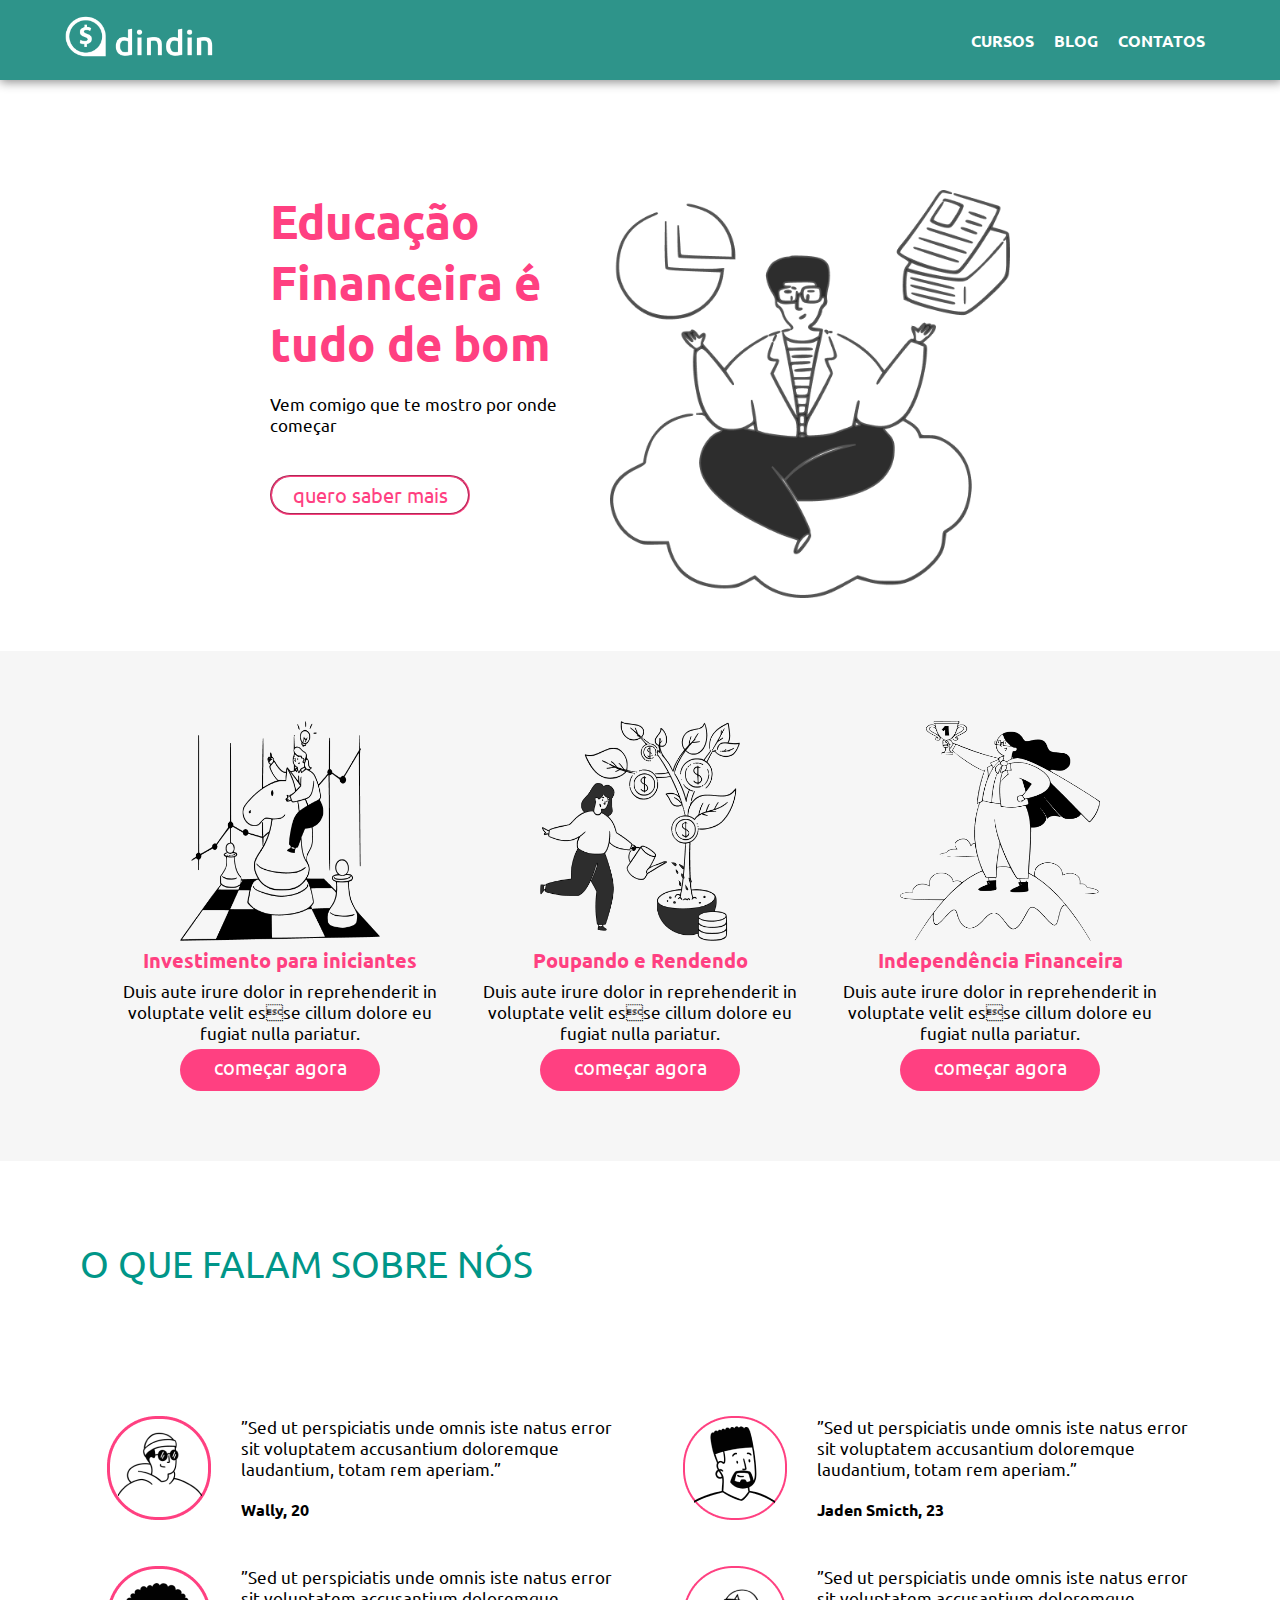
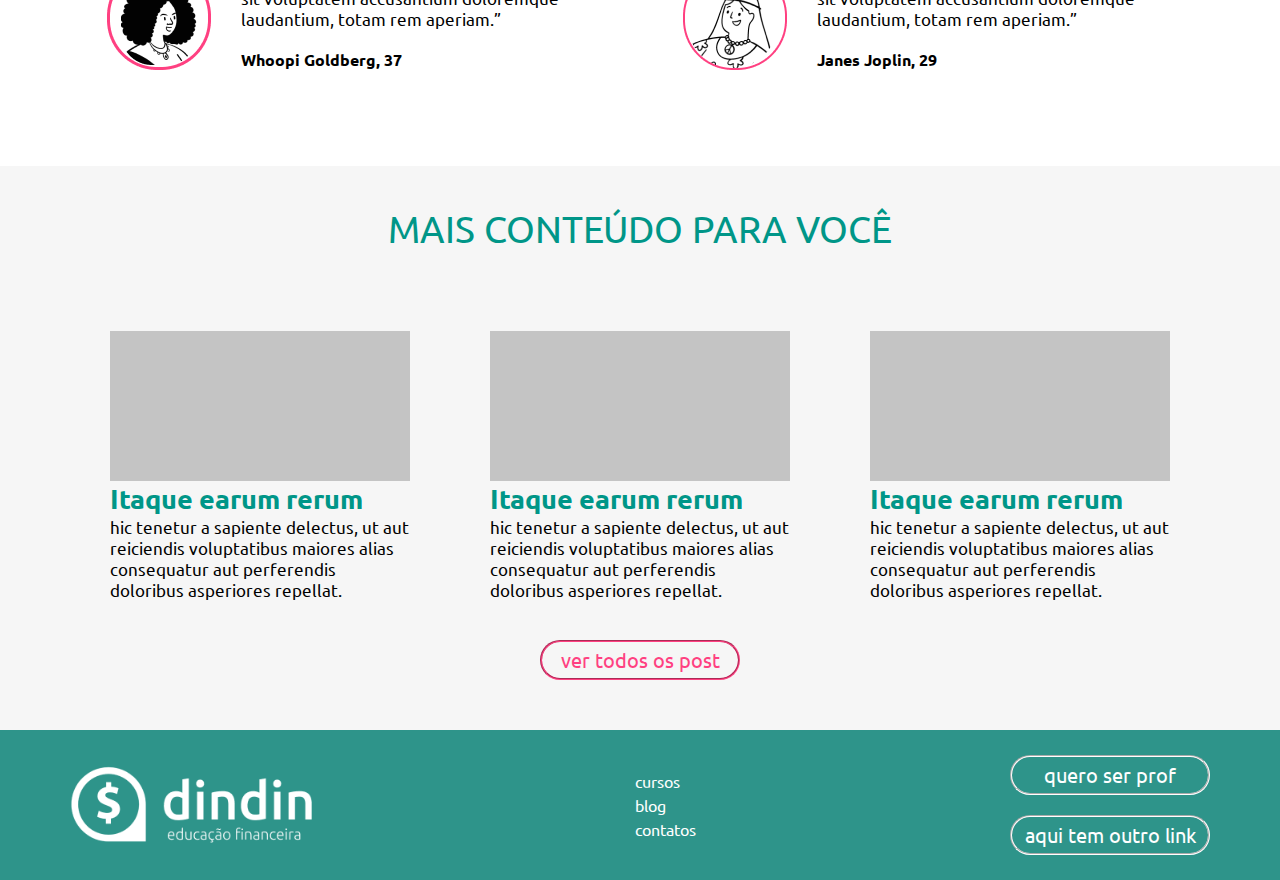
<file: index.html>
<!DOCTYPE html>
<html lang="en">

<head>
    <meta charset="UTF-8">
    <meta http-equiv="X-UA-Compatible" content="IE=edge">
    <meta name="viewport" content="width=device-width, initial-scale=1.0">
    <link rel="preconnect" href="https://fonts.googleapis.com">
    <link rel="preconnect" href="https://fonts.gstatic.com" crossorigin>
    <link href="https://fonts.googleapis.com/css2?family=Ubuntu:wght@300;400;500;700&display=swap" rel="stylesheet">
    <link href="https://fonts.googleapis.com/css2?family=Nunito:wght@300;400;500;600;700&display=swap" rel="stylesheet">
    <link rel="stylesheet" href="./css/index.css">
    <title>DinDin - Educação Financeira</title>
</head>

<body>

    <header>
        <a href="./index.html"><img src="./img/logo-header.png" alt="Logo DinDin" width="150px"></a>
        <div class="menu-nav">
            <ul>
                <li><a href="./cursos.html">CURSOS</a></li>
                <li><a href="./blog.html">BLOG</a></li>
                <li><a href="./contato.html">CONTATOS</a></li>
            </ul>
        </div>
    </header>

    <main>

        <section>
            <div class="container1">
                <div class="banner-home">
                    <h1>Educação Financeira
                        é tudo de bom</h1>
                    <br>
                    <p>Vem comigo que te mostro
                        por onde começar</p>
                    <br>
                    <br>
                    <div class="botao1">
                        <a href="./cursos.html">quero saber mais</a>
                    </div>
                </div>
                <div id="image-banner">
                    <img src="./img/ilustra-banner.png" alt="" width="400px ">
                </div>
            </div>
        </section>

        <section>
            <div class="container2">
                <div class="cursos">
                    <div class="article">
                        <img src="./img/ilustra-poupando.png" alt="" width="200px" height="220px">
                        <span>Investimento para iniciantes</span>
                        <br>
                        <p>Duis aute irure dolor in reprehenderit in voluptate velit esse cillum dolore eu fugiat nulla
                            pariatur.</p>
                        <div class="botao2">
                            <a href="./curso-investimento.html">começar agora</a>
                        </div>
                    </div>
                    <div class="article"> <img src="./img/ilustra-investimento.png" alt="" width="200px" height="220px">
                        <span>Poupando e Rendendo</span>
                        <br>
                        <p>Duis aute irure dolor in reprehenderit in voluptate velit esse cillum dolore eu fugiat nulla
                            pariatur.</p>
                        <div class="botao2">
                            <a href="./curso-investimento.html">começar agora</a>
                        </div>
                    </div>
                    <div class="article">
                        <img src="./img/ilustra-independencia.png" alt="" width="200px" height="220px">
                        <span>Independência Financeira</span>
                        <br>
                        <p>Duis aute irure dolor in reprehenderit in voluptate velit esse cillum dolore eu fugiat nulla
                            pariatur.</p>
                        <div class="botao2">
                            <a href="./curso-investimento.html">começar agora</a>
                        </div>
                    </div>
                </div>
            </div>
        </section>

        <section>
            <div class="tittle-about">
                <h2>O QUE FALAM SOBRE NÓS</h2>
            </div>
            <div class="container1">

                <div class="about">
                    <div class="comment">
                        <div class="icon-comment">
                            <img src="./img/icon-wally.png" alt="">
                        </div>
                        <div>
                            <p>”Sed ut perspiciatis unde omnis iste natus error sit voluptatem accusantium doloremque
                                laudantium, totam rem aperiam.”</p>
                            <br>
                            <span><strong>Wally, 20</strong></span>
                        </div>
                    </div>

                    <div class="comment">
                        <div class="icon-comment">
                            <img src="./img/icon-jaden.png" alt="">
                        </div>
                        <div>
                            <p>”Sed ut perspiciatis unde omnis iste natus error sit voluptatem accusantium doloremque
                                laudantium, totam rem aperiam.”</p>
                            <br>
                            <span><strong>Jaden Smicth, 23</strong></span>
                        </div>
                    </div>

                    <div class="comment">
                        <div class="icon-comment">
                            <img src="./img/icon-whoopi.png" alt="">
                        </div>
                        <div>
                            <p>”Sed ut perspiciatis unde omnis iste natus error sit voluptatem accusantium doloremque
                                laudantium, totam rem aperiam.”</p>
                            <br>
                            <span><strong>Whoopi Goldberg, 37</strong></span>
                        </div>
                    </div>

                    <div class="comment">
                        <div class="icon-comment">
                            <img src="./img/icon-jane.png" alt="">
                        </div>
                        <div>
                            <p>”Sed ut perspiciatis unde omnis iste natus error sit voluptatem accusantium doloremque
                                laudantium, totam rem aperiam.”</p>
                            <br>
                            <span><strong>Janes Joplin, 29</strong></span>
                        </div>
                    </div>

                </div>
            </div>
        </section>

        <section>

            <div class="container3">
                <div class="tittle-about2">
                    <h2>MAIS CONTEÚDO PARA VOCÊ</h2>
                </div>
                <div class="cursos">
                    <div class="anuncio">
                        <div class="retangule">
                            <!--Retangulo-->
                        </div>
                        <span>Itaque earum rerum</span>
                        <p>hic tenetur a sapiente delectus, ut aut reiciendis voluptatibus maiores alias consequatur aut
                            perferendis doloribus asperiores repellat.</p>
                    </div>

                    <div class="anuncio">
                        <div class="retangule">
                            <!--Retangulo-->
                        </div>
                        <span>Itaque earum rerum</span>
                        <p>hic tenetur a sapiente delectus, ut aut reiciendis voluptatibus maiores alias consequatur aut
                            perferendis doloribus asperiores repellat.</p>
                    </div>

                    <div class="anuncio">
                        <div class="retangule">
                            <!--Retangulo-->
                        </div>
                        <span>Itaque earum rerum</span>
                        <p>hic tenetur a sapiente delectus, ut aut reiciendis voluptatibus maiores alias consequatur aut
                            perferendis doloribus asperiores repellat.</p>
                    </div>
                </div>
                <div class="botao1">
                    <a href="./blog.html">ver todos os post</a>
                </div>
            </div>
        </section>

    </main>

    <footer>
        <img src="./img/logo-footer.png" alt="" width="250px">
        <div class="menu-nav-footer">
            <ul>
                <li><a href="./cursos.html">cursos</a></li>
                <li><a href="./blog.html">blog</a></li>
                <li><a href="./contato.html">contatos</a></li>
            </ul>
        </div>
        <div>
            <ul class="botoes-footer">
                <li>
                    <div class="botao3">
                        <a href="./contato.html">quero ser prof</a>
                    </div>
                </li>
                <br>
                <li>
                    <div class="botao3">
                        <a href="./blog.html">aqui tem outro link</a>
                    </div>
                </li>
            </ul>
        </div>
    </footer>
</body>

</html>
</file>
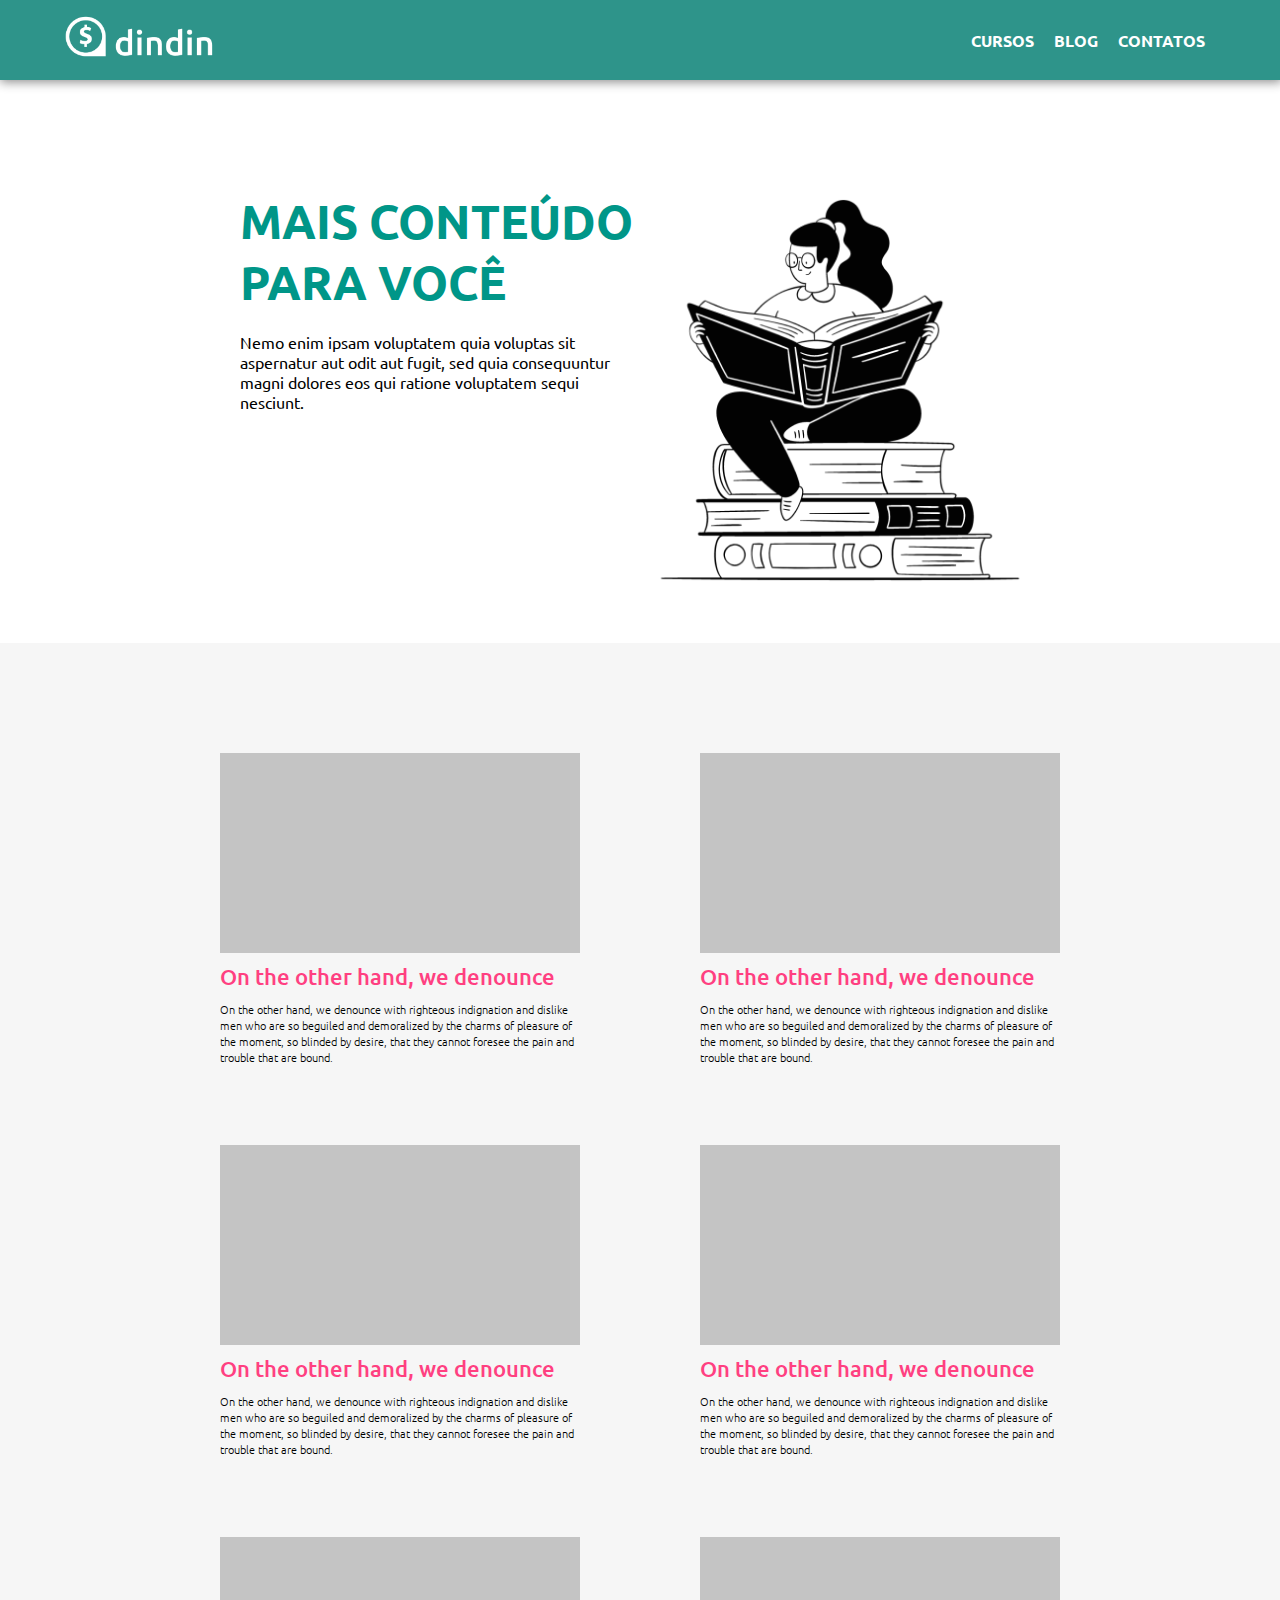
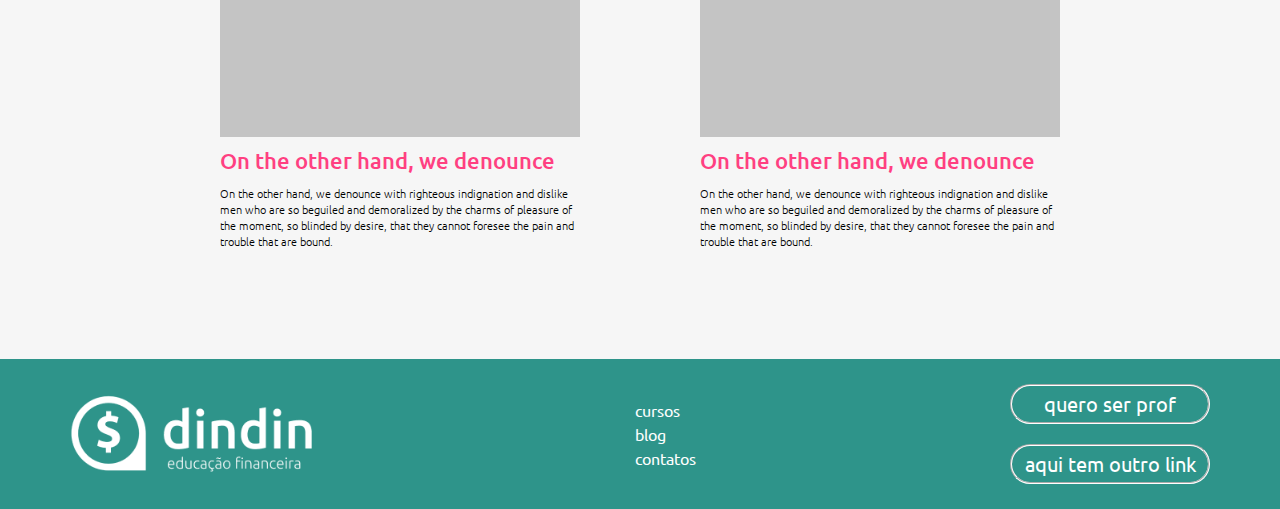
<file: blog.html>
<!DOCTYPE html>
<html lang="en">

<head>
    <meta charset="UTF-8">
    <meta http-equiv="X-UA-Compatible" content="IE=edge">
    <meta name="viewport" content="width=device-width, initial-scale=1.0">
    <link rel="preconnect" href="https://fonts.googleapis.com">
    <link rel="preconnect" href="https://fonts.gstatic.com" crossorigin>
    <link href="https://fonts.googleapis.com/css2?family=Ubuntu:wght@300;400;500;700&display=swap" rel="stylesheet">
    <link href="https://fonts.googleapis.com/css2?family=Nunito:wght@300;400;500;600;700&display=swap" rel="stylesheet">
    <link rel="stylesheet" href="./css/blog.css">
    <title>DinDin - Blog</title>
</head>

<body>

    <header>
        <a href="./index.html"><img src="./img/logo-header.png" alt="Logo DinDin" width="150px"></a>
        <div class="menu-nav">
            <ul>
                <li><a href="./cursos.html">CURSOS</a></li>
                <li><a href="./blog.html">BLOG</a></li>
                <li><a href="./contato.html">CONTATOS</a></li>
            </ul>
        </div>
    </header>

    <main>
        <section>
            <div class="container1">
                <div class="banner-home">
                    <h1>MAIS CONTEÚDO <br>
                        PARA VOCÊ</h1>
                    <br>
                    <p>Nemo enim ipsam voluptatem quia voluptas sit aspernatur aut odit aut fugit, sed quia consequuntur
                        magni dolores eos qui ratione voluptatem sequi nesciunt. </p>
                </div>
                <div id="image-banner">
                    <img src="./img/ilustra-blog.png" alt="">
                </div>
            </div>
        </section>
        <section class="container2">
            <ul>
                <li>
                    <div class="anuncio">
                        <a href="./post.html" class="click">
                            <div class="retangle"></div>
                            <h4>On the other hand, we denounce</h4>
                            <p>On the other hand, we denounce with righteous indignation and dislike men who are so
                                beguiled and demoralized by
                                the charms of pleasure of the moment, so blinded by desire, that they cannot foresee the
                                pain and trouble that
                                are bound.</p>
                        </a>
                    </div>
                </li>
                <li>
                    <div class="anuncio">
                        <a href="./post.html" class="click">
                            <div class="retangle"></div>
                            <h4>On the other hand, we denounce</h4>
                            <p>On the other hand, we denounce with righteous indignation and dislike men who are so
                                beguiled and demoralized by
                                the charms of pleasure of the moment, so blinded by desire, that they cannot foresee the
                                pain and trouble that
                                are bound.</p>
                        </a>
                    </div>
                </li>
                <li>
                    <div class="anuncio">
                        <a href="./post.html" class="click">
                            <div class="retangle"></div>
                            <h4>On the other hand, we denounce</h4>
                            <p>On the other hand, we denounce with righteous indignation and dislike men who are so
                                beguiled and demoralized by
                                the charms of pleasure of the moment, so blinded by desire, that they cannot foresee the
                                pain and trouble that
                                are bound.</p>
                        </a>
                    </div>
                </li>
            </ul>
            <ul>
                <li>
                    <div class="anuncio">
                        <a href="./post.html" class="click">
                            <div class="retangle"></div>
                            <h4>On the other hand, we denounce</h4>
                            <p>On the other hand, we denounce with righteous indignation and dislike men who are so
                                beguiled and demoralized by
                                the charms of pleasure of the moment, so blinded by desire, that they cannot foresee the
                                pain and trouble that
                                are bound.</p>
                        </a>
                    </div>
                </li>
                <li>
                    <div class="anuncio">
                        <a href="./post.html" class="click">
                            <div class="retangle"></div>
                            <h4>On the other hand, we denounce</h4>
                            <p>On the other hand, we denounce with righteous indignation and dislike men who are so
                                beguiled and demoralized by
                                the charms of pleasure of the moment, so blinded by desire, that they cannot foresee the
                                pain and trouble that
                                are bound.</p>
                        </a>
                    </div>
                </li>
                <li>
                    <div class="anuncio">
                        <a href="./post.html" class="click">
                            <div class="retangle"></div>
                            <h4>On the other hand, we denounce</h4>
                            <p>On the other hand, we denounce with righteous indignation and dislike men who are so
                                beguiled and demoralized by
                                the charms of pleasure of the moment, so blinded by desire, that they cannot foresee the
                                pain and trouble that
                                are bound.</p>
                        </a>
                    </div>
                </li>
            </ul>
        </section>
    </main>

    <footer>
        <img src="./img/logo-footer.png" alt="" width="250px">
        <div class="menu-nav-footer">
            <ul>
                <li><a href="./cursos.html">cursos</a></li>
                <li><a href="./blog.html">blog</a></li>
                <li><a href="./contato.html">contatos</a></li>
            </ul>
        </div>
        <div>
            <ul class="botoes-footer">
                <li>
                    <div class="botao3">
                        <a href="./contato.html">quero ser prof</a>
                    </div>
                </li>
                <br>
                <li>
                    <div class="botao3">
                        <a href="./blog.html">aqui tem outro link</a>
                    </div>
                </li>
            </ul>
        </div>
    </footer>
</body>

</html>
</file>
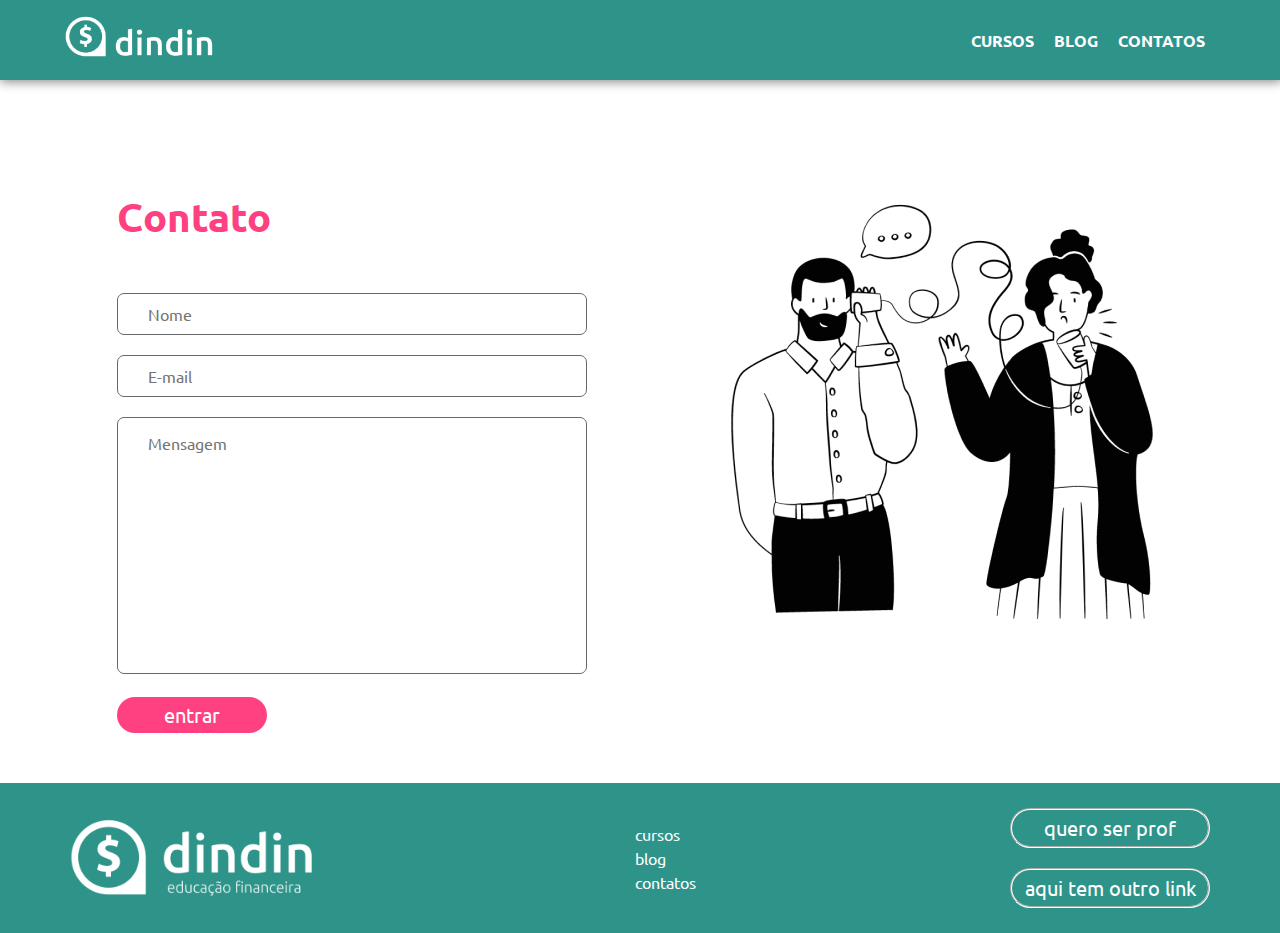
<file: contato.html>
<!DOCTYPE html>
<html lang="en">

<head>
    <meta charset="UTF-8">
    <meta http-equiv="X-UA-Compatible" content="IE=edge">
    <meta name="viewport" content="width=device-width, initial-scale=1.0">
    <link rel="preconnect" href="https://fonts.googleapis.com">
    <link rel="preconnect" href="https://fonts.gstatic.com" crossorigin>
    <link href="https://fonts.googleapis.com/css2?family=Ubuntu:wght@300;400;500;700&display=swap" rel="stylesheet">
    <link href="https://fonts.googleapis.com/css2?family=Nunito:wght@300;400;500;600;700&display=swap" rel="stylesheet">
    <link rel="stylesheet" href="./css/contato.css">
    <title>DinDin - Contato</title>
</head>

<body>

    <header>
        <a href="./index.html"><img src="./img/logo-header.png" alt="Logo DinDin" width="150px"></a>
        <div class="menu-nav">
            <ul>
                <li><a href="./cursos.html">CURSOS</a></li>
                <li><a href="./blog.html">BLOG</a></li>
                <li><a href="./contato.html">CONTATOS</a></li>
            </ul>
        </div>
    </header>
    <main>
        <section>
            <div class="formulario">
                <div class="contato">
                    <h1>Contato</h1>
                    <form action="#" method="post">
                        <input type="text" name="nome" placeholder="Nome" id="in-nome">
                        <input type="email" name="email" placeholder="E-mail" id="in-email">
                        <textarea name="mensagem" id="in-mensagem" placeholder="Mensagem"></textarea>
                    </form>
                    <div class="botao">
                        <a href="#">entrar</a>
                    </div>
                </div>
                <div class="img-contato">
                    <img src="./img/ilustra-contato.png">
                </div>
            </div>
        </section>

    </main>
    <footer>
        <img src="./img/logo-footer.png" alt="" width="250px">
        <div class="menu-nav-footer">
            <ul>
                <li><a href="./cursos.html">cursos</a></li>
                <li><a href="./blog.html">blog</a></li>
                <li><a href="./contato.html">contatos</a></li>
            </ul>
        </div>
        <div>
            <ul class="botoes-footer">
                <li>
                    <div class="botao3">
                        <a href="./contato.html">quero ser prof</a>
                    </div>
                </li>
                <br>
                <li>
                    <div class="botao3">
                        <a href="./blog.html">aqui tem outro link</a>
                    </div>
                </li>
            </ul>
        </div>
    </footer>

</body>

</html>
</file>
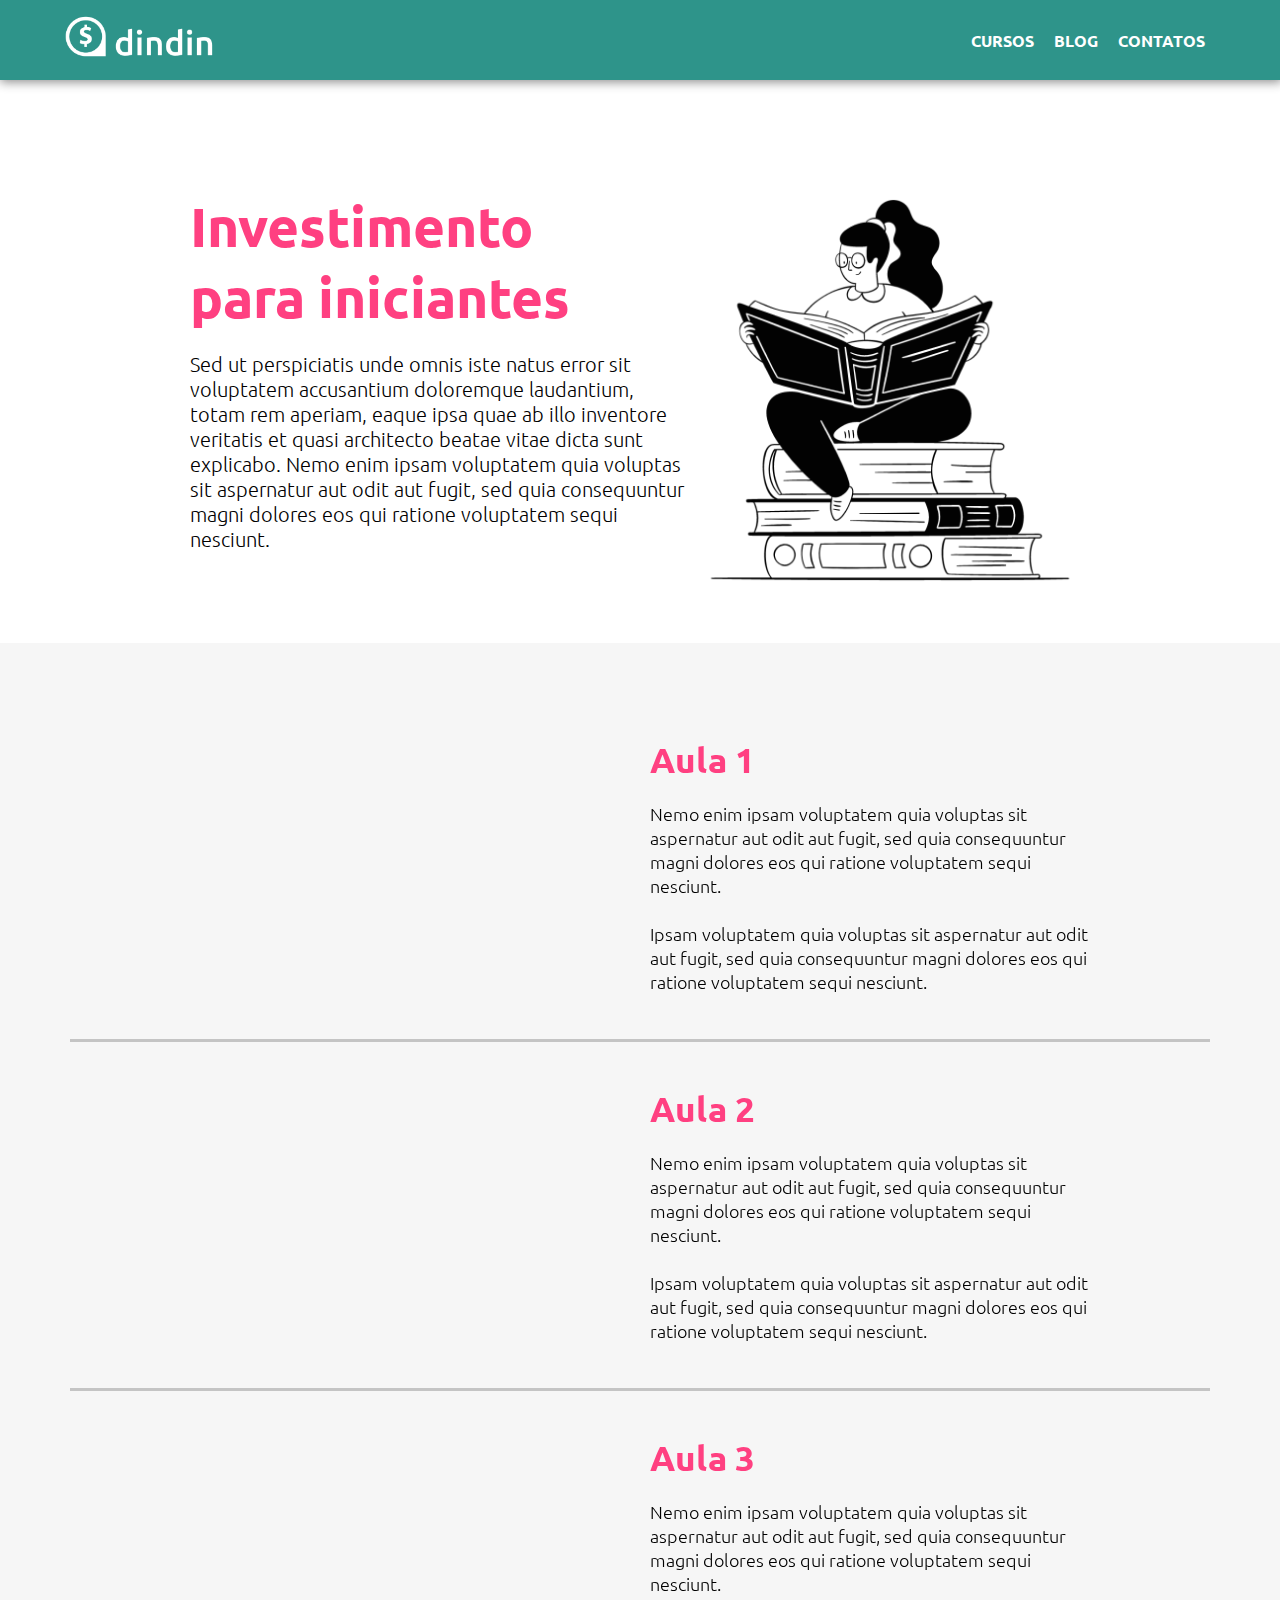
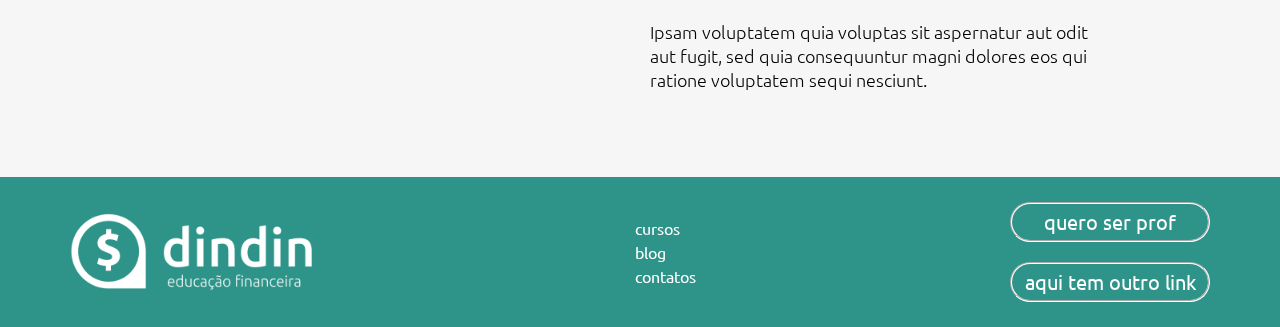
<file: curso-investimento.html>
<!DOCTYPE html>
<html lang="en">

<head>
    <meta charset="UTF-8">
    <meta http-equiv="X-UA-Compatible" content="IE=edge">
    <meta name="viewport" content="width=device-width, initial-scale=1.0">
    <link rel="preconnect" href="https://fonts.googleapis.com">
    <link rel="preconnect" href="https://fonts.gstatic.com" crossorigin>
    <link href="https://fonts.googleapis.com/css2?family=Ubuntu:wght@300;400;500;700&display=swap" rel="stylesheet">
    <link href="https://fonts.googleapis.com/css2?family=Nunito:wght@300;400;500;600;700&display=swap" rel="stylesheet">
    <link rel="stylesheet" href="./css/curso-investimento.css">
    <title>DinDin - Investimento para iniciantes</title>
</head>

<body>

    <header>
        <a href="./index.html"><img src="./img/logo-header.png" alt="Logo DinDin" width="150px"></a>
        <div class="menu-nav">
            <ul>
                <li><a href="./cursos.html">CURSOS</a></li>
                <li><a href="./blog.html">BLOG</a></li>
                <li><a href="./contato.html">CONTATOS</a></li>
            </ul>
        </div>
    </header>

    <main>
        <section>
            <div class="container1">
                <div class="banner-home">
                    <h1>Investimento <br>
                        para iniciantes</h1>
                    <br>
                    <p>Sed ut perspiciatis unde omnis iste natus error sit voluptatem accusantium doloremque laudantium,
                        totam rem aperiam, eaque ipsa quae ab illo inventore veritatis et quasi architecto beatae vitae
                        dicta sunt explicabo. Nemo enim ipsam voluptatem quia voluptas sit aspernatur aut odit aut
                        fugit, sed quia consequuntur magni dolores eos qui ratione voluptatem sequi nesciunt. </p>
                </div>
                <div id="img-banner">
                    <img src="./img/ilustra-blog.png" alt="">
                </div>
            </div>
        </section>

        <section class="content">
            <div class="cursos">
                <div class="aula">
                    <div class="video">
                        <iframe src="https://www.youtube.com/embed/yRtjuTTGhh4"
                            title="YouTube video player" frameborder="0"
                            allow="accelerometer; autoplay; clipboard-write; encrypted-media; gyroscope; picture-in-picture"
                            allowfullscreen></iframe>
                    </div>
                    <div class="descricao">
                        <h2>Aula 1</h2>
                        <br>
                        <p>Nemo enim ipsam voluptatem quia voluptas sit aspernatur aut odit aut fugit, sed quia
                            consequuntur magni dolores eos
                            qui ratione voluptatem sequi nesciunt.
                            <br>
                            <br>
                            Ipsam voluptatem quia voluptas sit aspernatur aut odit aut fugit, sed quia consequuntur
                            magni dolores eos qui
                            ratione
                            voluptatem sequi nesciunt.
                        </p>
                    </div>
                </div>
            </div>
            <div class="linha"></div>
            <div class="cursos">
                <div class="aula">
                    <div class="video">
                        <iframe src="https://www.youtube.com/embed/tCyN6bMWYXI"
                            title="YouTube video player" frameborder="0"
                            allow="accelerometer; autoplay; clipboard-write; encrypted-media; gyroscope; picture-in-picture"
                            allowfullscreen></iframe>
                    </div>
                    <div class="descricao">
                        <h2>Aula 2</h2>
                        <br>
                        <p>Nemo enim ipsam voluptatem quia voluptas sit aspernatur aut odit aut fugit, sed quia
                            consequuntur magni dolores eos
                            qui ratione voluptatem sequi nesciunt.
                            <br>
                            <br>
                            Ipsam voluptatem quia voluptas sit aspernatur aut odit aut fugit, sed quia consequuntur
                            magni dolores eos qui
                            ratione
                            voluptatem sequi nesciunt.
                        </p>
                    </div>
                </div>
            </div>
            <div class="linha"></div>
            <div class="cursos">
                <div class="aula">
                    <div class="video">
                        <iframe src="https://www.youtube.com/embed/6nfQFRvinEA"
                            title="YouTube video player" frameborder="0"
                            allow="accelerometer; autoplay; clipboard-write; encrypted-media; gyroscope; picture-in-picture"
                            allowfullscreen></iframe>
                    </div>
                    <div class="descricao">
                        <h2>Aula 3</h2>
                        <br>
                        <p>Nemo enim ipsam voluptatem quia voluptas sit aspernatur aut odit aut fugit, sed quia
                            consequuntur magni dolores eos
                            qui ratione voluptatem sequi nesciunt.
                            <br>
                            <br>
                            Ipsam voluptatem quia voluptas sit aspernatur aut odit aut fugit, sed quia consequuntur
                            magni dolores eos qui
                            ratione
                            voluptatem sequi nesciunt.
                        </p>
                    </div>
                </div>
            </div>
        </section>
    </main>

    <footer>
        <img src="./img/logo-footer.png" alt="" width="250px">
        <div class="menu-nav-footer">
            <ul>
                <li><a href="./cursos.html">cursos</a></li>
                <li><a href="./blog.html">blog</a></li>
                <li><a href="./contato.html">contatos</a></li>
            </ul>
        </div>
        <div>
            <ul class="botoes-footer">
                <li>
                    <div class="botao3">
                        <a href="./contato.html">quero ser prof</a>
                    </div>
                </li>
                <br>
                <li>
                    <div class="botao3">
                        <a href="./blog.html">aqui tem outro link</a>
                    </div>
                </li>
            </ul>
        </div>
    </footer>

</body>

</html>
</file>
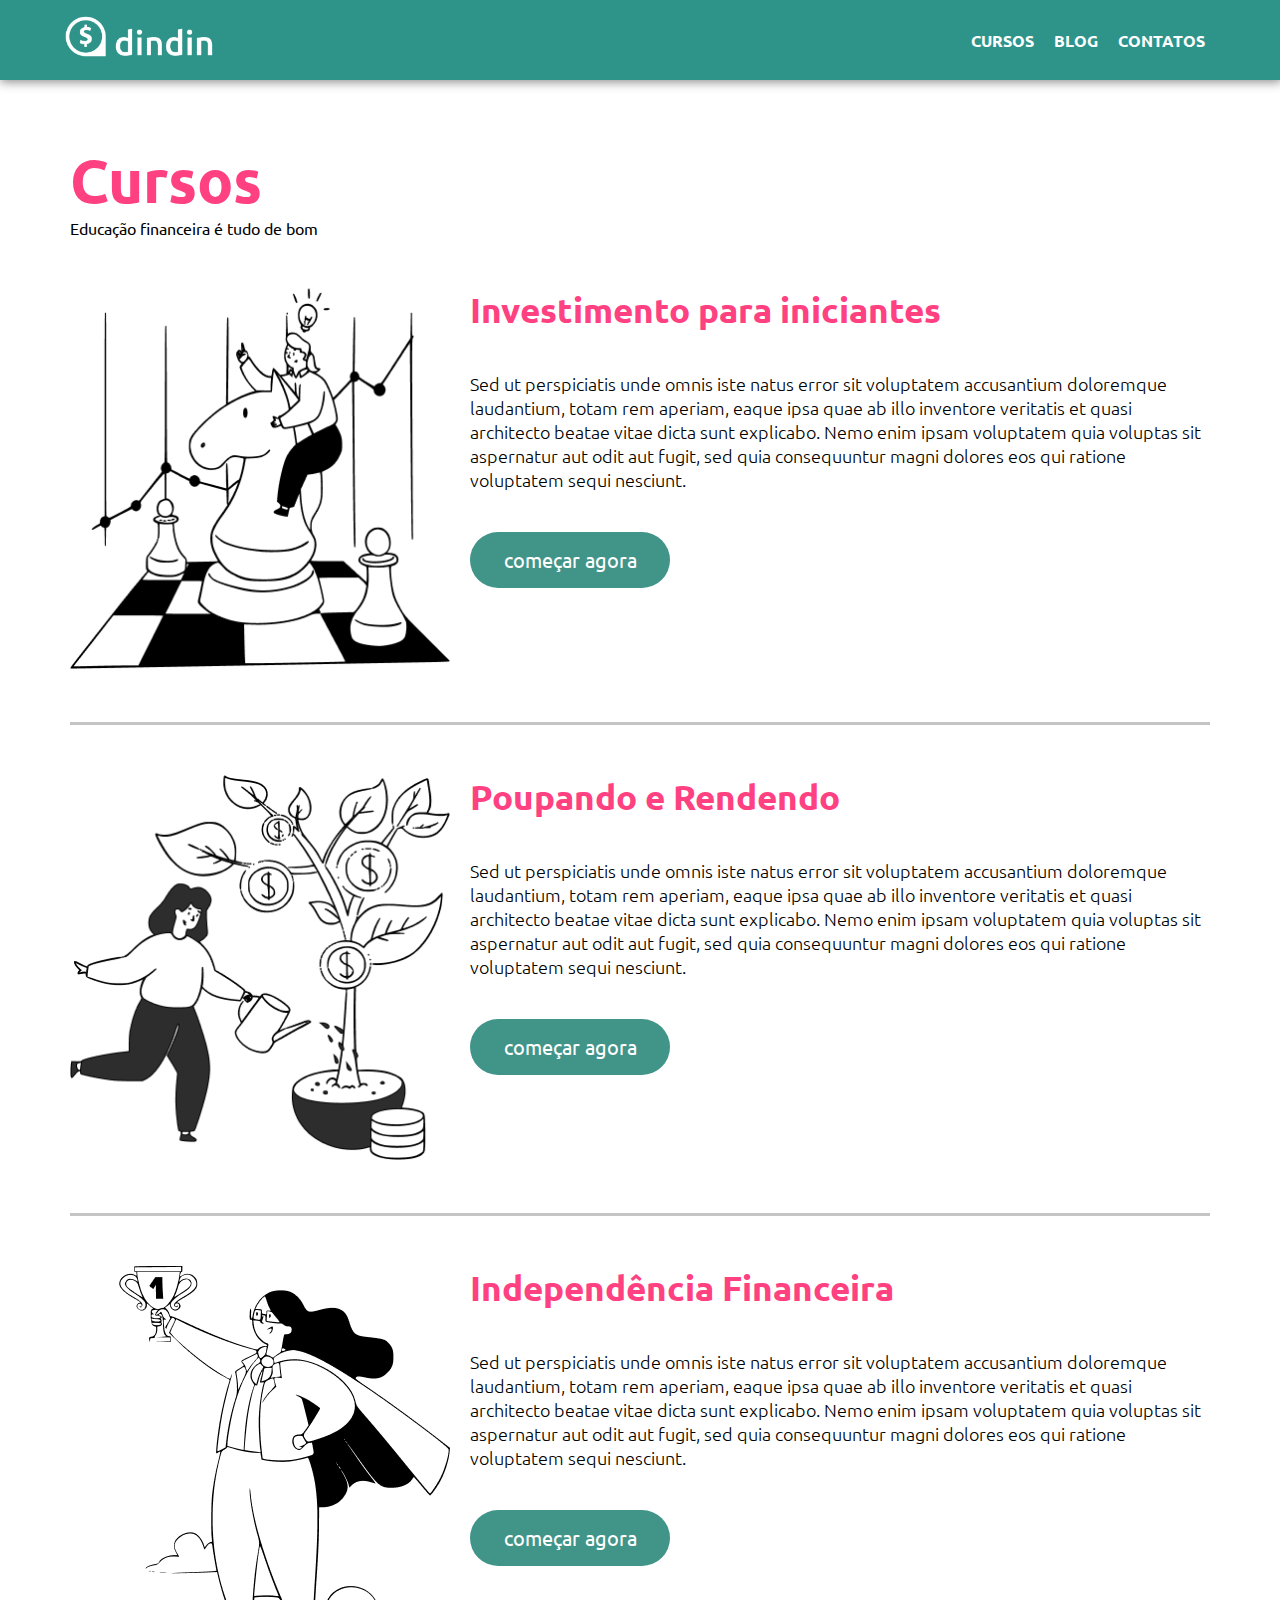
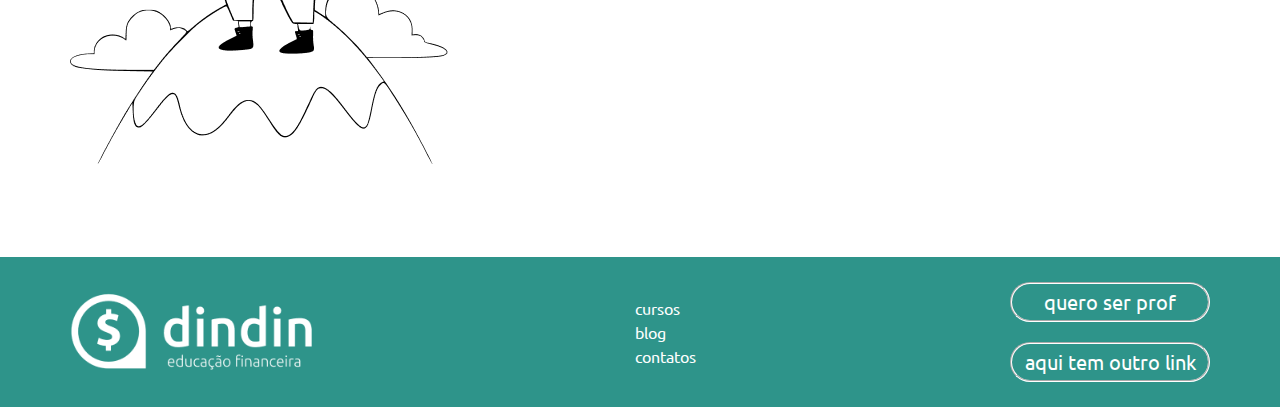
<file: cursos.html>
<!DOCTYPE html>
<html lang="en">

<head>
    <meta charset="UTF-8">
    <meta http-equiv="X-UA-Compatible" content="IE=edge">
    <meta name="viewport" content="width=device-width, initial-scale=1.0">
    <link rel="preconnect" href="https://fonts.googleapis.com">
    <link rel="preconnect" href="https://fonts.gstatic.com" crossorigin>
    <link href="https://fonts.googleapis.com/css2?family=Ubuntu:wght@300;400;500;700&display=swap" rel="stylesheet">
    <link href="https://fonts.googleapis.com/css2?family=Nunito:wght@300;400;500;600;700&display=swap" rel="stylesheet">
    <link rel="stylesheet" href="./css/cursos.css">
    <title>DinDin - Cursos</title>
</head>

<body>

    <header>
        <a href="./index.html"><img src="./img/logo-header.png" alt="Logo DinDin" width="150px"></a>
        <div class="menu-nav">
            <ul>
                <li><a href="./cursos.html">CURSOS</a></li>
                <li><a href="./blog.html">BLOG</a></li>
                <li><a href="./contato.html">CONTATOS</a></li>
            </ul>
        </div>
    </header>

    <main>
        <section class="content-cursos">
            <div class="titulo">
                <h1>Cursos</h1>
                <span>Educação financeira é tudo de bom</span>
            </div>
            <div class="content">
                <div class="conteudo">
                    <div class="imagem">
                        <img src="./img/ilustra-poupando.png" alt="">
                    </div>
                    <div class="cursos">
                        <h2>Investimento para iniciantes</h2>
                        <p>Sed ut perspiciatis unde omnis iste natus error sit voluptatem accusantium doloremque
                            laudantium, totam rem aperiam, eaque ipsa quae ab illo inventore veritatis et quasi
                            architecto beatae vitae dicta sunt explicabo. Nemo enim ipsam voluptatem quia voluptas sit
                            aspernatur aut odit aut fugit, sed quia consequuntur magni dolores eos qui ratione
                            voluptatem sequi nesciunt. </p>
                        <div class="botao">
                            <a href="./curso-investimento.html">começar agora</a>
                        </div>
                    </div>
                </div>
                <div class="linha"></div>
                <div class="conteudo">
                    <div class="imagem">
                        <img src="./img/ilustra-investimento.png" alt="">
                    </div>
                    <div class="cursos">
                        <h2>Poupando e Rendendo</h2>
                        <p>Sed ut perspiciatis unde omnis iste natus error sit voluptatem accusantium doloremque
                            laudantium, totam rem aperiam, eaque ipsa quae ab illo inventore veritatis et quasi
                            architecto beatae vitae dicta sunt explicabo. Nemo enim ipsam voluptatem quia voluptas sit
                            aspernatur aut odit aut fugit, sed quia consequuntur magni dolores eos qui ratione
                            voluptatem sequi nesciunt. </p>
                        <div class="botao">
                            <a href="./curso-investimento.html">começar agora</a>
                        </div>
                    </div>
                </div>
                <div class="linha"></div>
                <div class="conteudo">
                    <div class="imagem">
                        <img src="./img/ilustra-independencia.png" alt="">
                    </div>
                    <div class="cursos">
                        <h2>Independência Financeira</h2>
                        <p>Sed ut perspiciatis unde omnis iste natus error sit voluptatem accusantium doloremque
                            laudantium, totam rem aperiam, eaque ipsa quae ab illo inventore veritatis et quasi
                            architecto beatae vitae dicta sunt explicabo. Nemo enim ipsam voluptatem quia voluptas sit
                            aspernatur aut odit aut fugit, sed quia consequuntur magni dolores eos qui ratione
                            voluptatem sequi nesciunt. </p>
                        <div class="botao">
                            <a href="./curso-investimento.html">começar agora</a>
                        </div>
                    </div>
                </div>
            </div>
        </section>
    </main>

    <footer>
        <img src="./img/logo-footer.png" alt="" width="250px">
        <div class="menu-nav-footer">
            <ul>
                <li><a href="./cursos.html">cursos</a></li>
                <li><a href="./blog.html">blog</a></li>
                <li><a href="./contato.html">contatos</a></li>
            </ul>
        </div>
        <div>
            <ul class="botoes-footer">
                <li>
                    <div class="botao3">
                        <a href="./contato.html">quero ser prof</a>
                    </div>
                </li>
                <br>
                <li>
                    <div class="botao3">
                        <a href="./blog.html">aqui tem outro link</a>
                    </div>
                </li>
            </ul>
        </div>
    </footer>

</body>

</html>
</file>
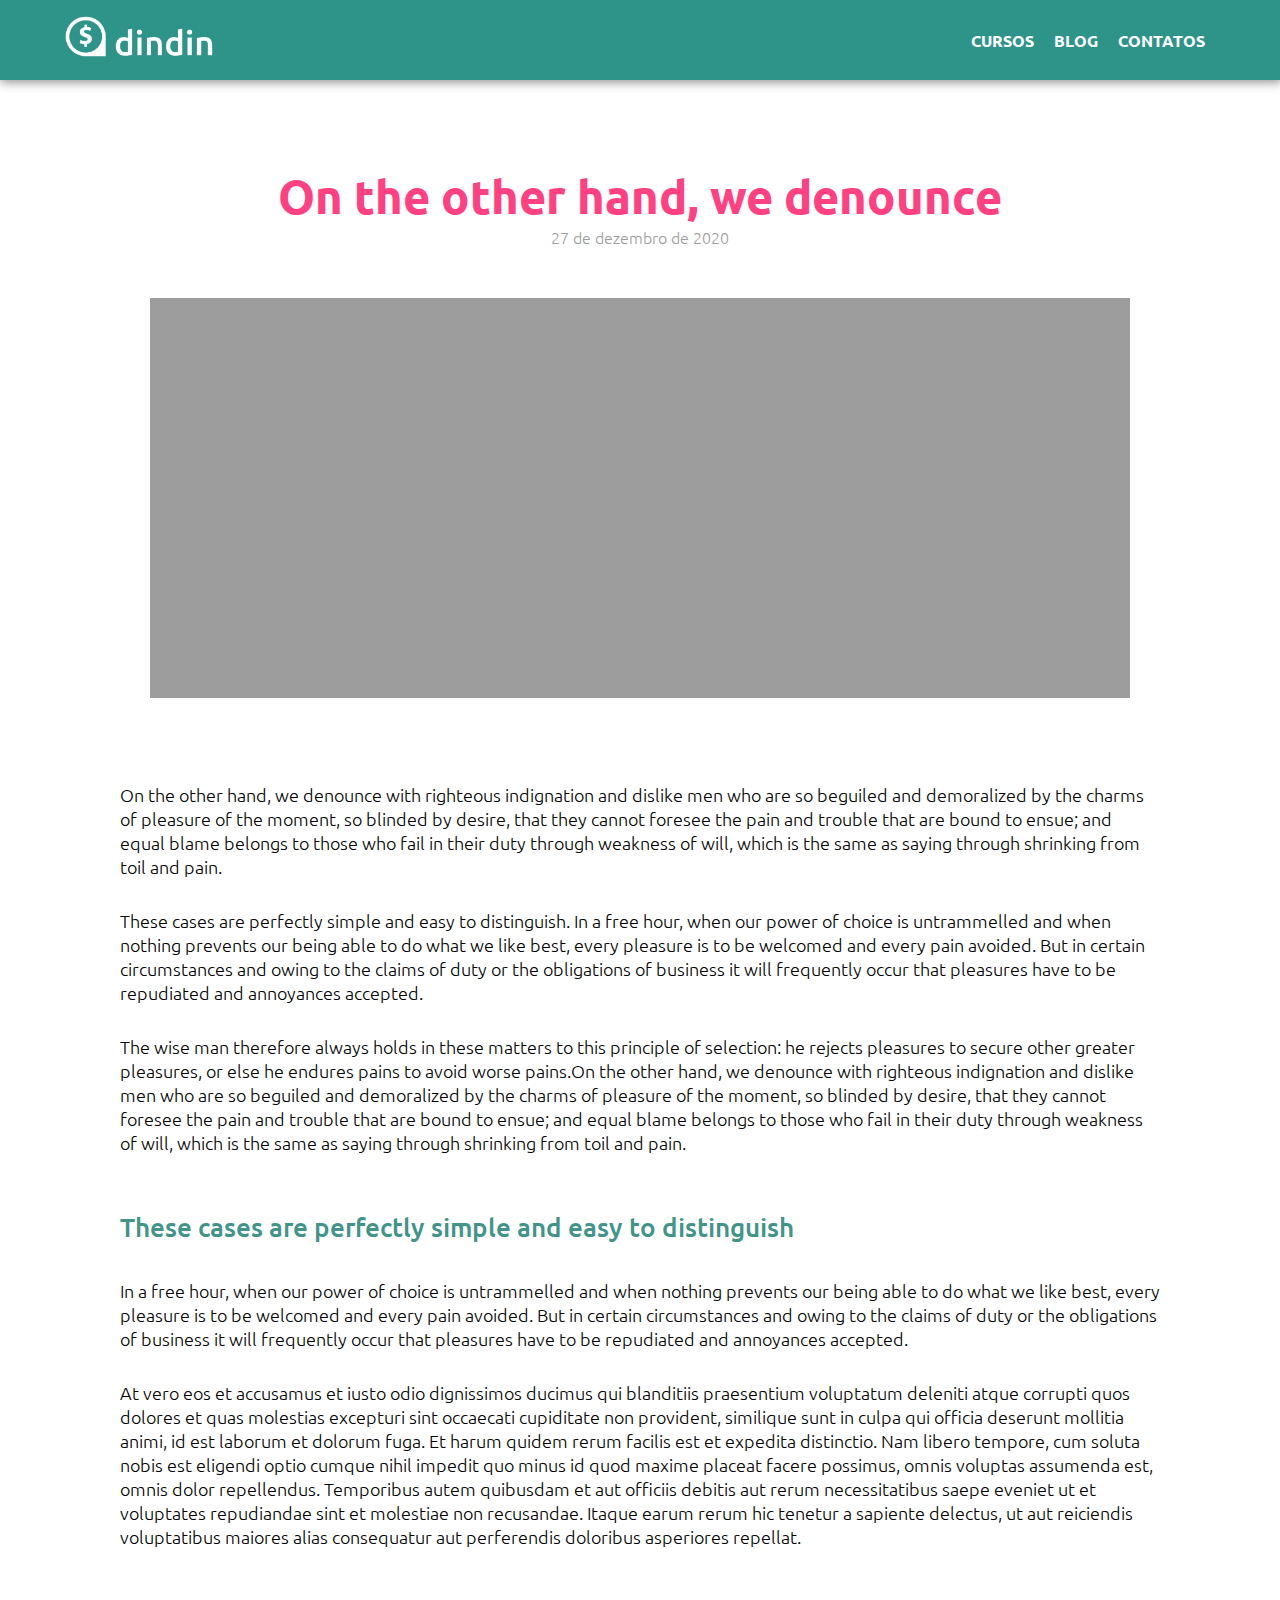
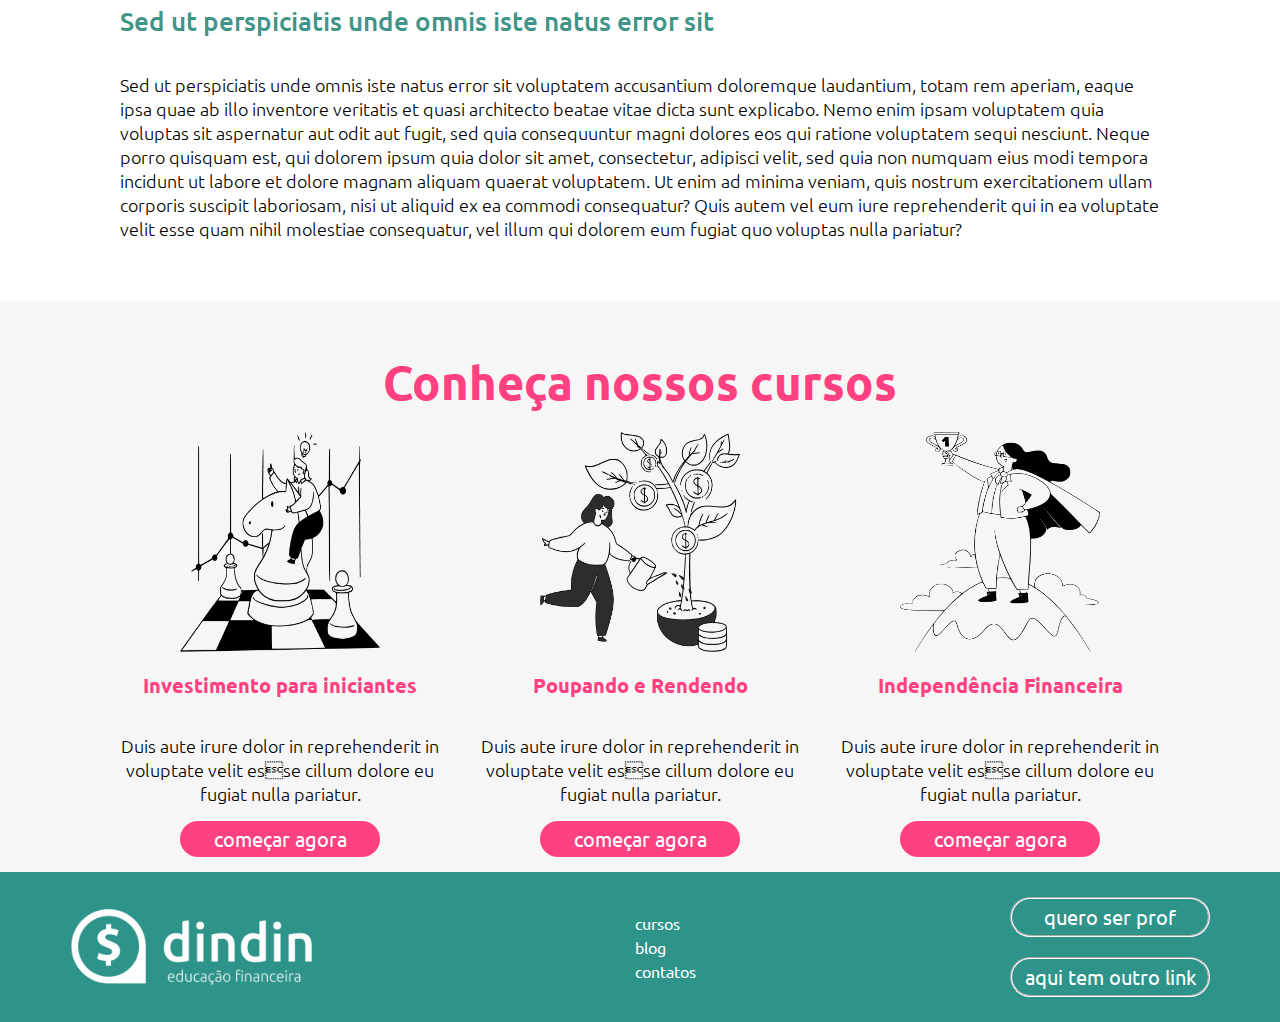
<file: post.html>
<!DOCTYPE html>
<html lang="en">

<head>
    <meta charset="UTF-8">
    <meta http-equiv="X-UA-Compatible" content="IE=edge">
    <meta name="viewport" content="width=device-width, initial-scale=1.0">
    <link rel="preconnect" href="https://fonts.googleapis.com">
    <link rel="preconnect" href="https://fonts.gstatic.com" crossorigin>
    <link href="https://fonts.googleapis.com/css2?family=Ubuntu:wght@300;400;500;700&display=swap" rel="stylesheet">
    <link href="https://fonts.googleapis.com/css2?family=Nunito:wght@300;400;500;600;700&display=swap" rel="stylesheet">
    <link rel="stylesheet" href="./css/post.css">
    <title>DinDin - Postagem</title>
</head>

<body>
    <header>
        <a href="./index.html"><img src="./img/logo-header.png" alt="Logo DinDin" width="150px"></a>
        <div class="menu-nav">
            <ul>
                <li><a href="./cursos.html">CURSOS</a></li>
                <li><a href="./blog.html">BLOG</a></li>
                <li><a href="./contato.html">CONTATOS</a></li>
            </ul>
        </div>
    </header>
    <main>
        <section>
            <div class="container-post">
                <div class="tittle-post">
                    <h1>On the other hand, we denounce</h1>
                    <h6>27 de dezembro de 2020</h6>
                </div>
                <div class="retangle"></div>

                <div class="content-post">
                    <p>On the other hand, we denounce with righteous indignation and dislike men who are so beguiled and
                        demoralized by the charms of pleasure of the moment, so blinded by desire, that they cannot
                        foresee the
                        pain and trouble that are bound to ensue; and equal blame belongs to those who fail in their
                        duty
                        through weakness of will, which is the same as saying through shrinking from toil and pain.</p>
                    <p>These cases are perfectly simple and easy to distinguish. In a free hour, when our power of
                        choice is
                        untrammelled and when nothing prevents our being able to do what we like best, every pleasure is
                        to be
                        welcomed and every pain avoided. But in certain circumstances and owing to the claims of duty or
                        the
                        obligations of business it will frequently occur that pleasures have to be repudiated and
                        annoyances
                        accepted.</p>
                    <p>The wise man therefore always holds in these matters to this principle of selection: he rejects
                        pleasures
                        to secure other greater pleasures, or else he endures pains to avoid worse pains.On the other
                        hand, we
                        denounce with righteous indignation and dislike men who are so beguiled and demoralized by the
                        charms of
                        pleasure of the moment, so blinded by desire, that they cannot foresee the pain and trouble that
                        are
                        bound to ensue; and equal blame belongs to those who fail in their duty through weakness of
                        will, which
                        is the same as saying through shrinking from toil and pain.</p>
                    <br>
                    <span>These cases are perfectly simple and easy to distinguish</span>
                    <p>In a free hour, when our power of choice is untrammelled and when nothing prevents our being able
                        to do
                        what we like best, every pleasure is to be welcomed and every pain avoided. But in certain
                        circumstances
                        and owing to the claims of duty or the obligations of business it will frequently occur that
                        pleasures
                        have to be repudiated and annoyances accepted.</p>
                    <p>At vero eos et accusamus et iusto odio dignissimos ducimus qui blanditiis praesentium voluptatum
                        deleniti
                        atque corrupti quos dolores et quas molestias excepturi sint occaecati cupiditate non provident,
                        similique sunt in culpa qui officia deserunt mollitia animi, id est laborum et dolorum fuga. Et
                        harum
                        quidem rerum facilis est et expedita distinctio. Nam libero tempore, cum soluta nobis est
                        eligendi optio
                        cumque nihil impedit quo minus id quod maxime placeat facere possimus, omnis voluptas assumenda
                        est,
                        omnis dolor repellendus. Temporibus autem quibusdam et aut officiis debitis aut rerum
                        necessitatibus
                        saepe eveniet ut et voluptates repudiandae sint et molestiae non recusandae. Itaque earum rerum
                        hic
                        tenetur a sapiente delectus, ut aut reiciendis voluptatibus maiores alias consequatur aut
                        perferendis
                        doloribus asperiores repellat.</p>
                    <br>
                    <span>Sed ut perspiciatis unde omnis iste natus error sit</span>
                    <p>Sed ut perspiciatis unde omnis iste natus error sit voluptatem accusantium doloremque laudantium,
                        totam
                        rem aperiam, eaque ipsa quae ab illo inventore veritatis et quasi architecto beatae vitae dicta
                        sunt
                        explicabo. Nemo enim ipsam voluptatem quia voluptas sit aspernatur aut odit aut fugit, sed quia
                        consequuntur magni dolores eos qui ratione voluptatem sequi nesciunt. Neque porro quisquam est,
                        qui
                        dolorem ipsum quia dolor sit amet, consectetur, adipisci velit, sed quia non numquam eius modi
                        tempora
                        incidunt ut labore et dolore magnam aliquam quaerat voluptatem. Ut enim ad minima veniam, quis
                        nostrum
                        exercitationem ullam corporis suscipit laboriosam, nisi ut aliquid ex ea commodi consequatur?
                        Quis autem
                        vel eum iure reprehenderit qui in ea voluptate velit esse quam nihil molestiae consequatur, vel
                        illum
                        qui dolorem eum fugiat quo voluptas nulla pariatur?</p>
                </div>
            </div>
        </section>
        <section>
            <div class="container2">
                <h1>Conheça nossos cursos</h1>
                <div class="cursos">
                    <div class="article">
                        <img src="./img/ilustra-poupando.png" alt="" width="200px" height="220px">
                        <span>Investimento para iniciantes</span>
                        <br>
                        <p>Duis aute irure dolor in reprehenderit in voluptate velit esse cillum dolore eu fugiat nulla
                            pariatur.</p>
                        <a href="./curso-investimento.html" class="botao2">começar agora</a>
                    </div>
                    <div class="article">
                        <img src="./img/ilustra-investimento.png" alt="" width="200px" height="220px">
                        <span>Poupando e Rendendo</span>
                        <br>
                        <p>Duis aute irure dolor in reprehenderit in voluptate velit esse cillum dolore eu fugiat nulla
                            pariatur.</p>
                        <a href="./curso-investimento.html" class="botao2">começar agora</a>
                    </div>
                    <div class="article">
                        <img src="./img/ilustra-independencia.png" alt="" width="200px" height="220px">
                        <span>Independência Financeira</span>
                        <br>
                        <p>Duis aute irure dolor in reprehenderit in voluptate velit esse cillum dolore eu fugiat nulla
                            pariatur.</p>
                        <a href="./curso-investimento.html" class="botao2">começar agora</a>
                    </div>
                </div>
            </div>
        </section>
    </main>
    <footer>
        <img src="./img/logo-footer.png" alt="" width="250px">
        <div class="menu-nav-footer">
            <ul>
                <li><a href="./cursos.html">cursos</a></li>
                <li><a href="./blog.html">blog</a></li>
                <li><a href="./contato.html">contatos</a></li>
            </ul>
        </div>
        <div>
            <ul class="botoes-footer">
                <li>
                    <div class="botao3">
                        <a href="./contato.html">quero ser prof</a>
                    </div>
                </li>
                <br>
                <li>
                    <div class="botao3">
                        <a href="./blog.html">aqui tem outro link</a>
                    </div>
                </li>
            </ul>
        </div>
    </footer>
</body>

</html>
</file>
<file: css/index.css>
@import url(./style.css);

.container3 {
    background-color: #F6F6F6;
    display: flex;
    flex-direction: column;
    align-items: center;
    padding-bottom: 50px;
}

.banner-home {
    width: 290px;
    margin: 0px 50px 0px 0px;
}

.cursos {
    display: flex;
    justify-content: space-evenly;
    flex-wrap: wrap;
}

.article {
    display: flex;
    justify-content: center;
    width: 320px;
    height: 370px;
    flex-wrap: wrap;
    margin: 20px;
    text-align: center;
}

.article span {
    font-weight: 700;
    font-size: 20px;
    color: #FF4081;
}

.about {
    display: flex;
    justify-content: space-evenly;
    flex-wrap: wrap;
    max-width: 1500px;
}

.comment {
    display: flex;
    width: 550px;
    height: 150px;

}

.icon-comment {
    padding: 0px 30px;
}

.tittle-about h2 {
    color: #009688;
    font-size: 37px;
    font-weight: 400;
    padding: 80px;
}

.tittle-about2 h2 {
    color: #009688;
    font-size: 37px;
    font-weight: 400;
    padding: 40px;
}

.anuncio {
    display: flex;
    width: 300px;
    flex-wrap: wrap;
    margin: 40px;
}

.anuncio span {
    font-size: 27px;
    font-weight: 700;
    color: #009688;
}

.retangule {
    width: 300px;
    height: 150px;
    background: #C4C4C4;
}

h1 {
    color: #FF4081;
    font-size: 47px;
}

p {
    font-size: 17px;
}




@media screen and (max-width: 480px) {
    header {
        flex-direction: column;
        justify-content: center;
        margin-bottom: 25px;
    }

    #image-banner img {
        max-width: 250px;
        justify-content: center;
        padding: 20px 0px;
    }
    .container1{
        align-items: center;
        margin: 0px;
    }
    .banner-home{
        margin: 0;
        text-align: center;
    }
    .banner-home h1{
        font-size: 30px;
    }
    .botao1 {
        margin:0px;
        width: auto;
    }

    .article {
        margin: 35px;
    }

    .container1 {
        padding: 20px;
    }

    .article{
        margin: 30px 0px;
    }

    .comment {
        width: 280px;
        height: auto;
        margin: 20px;
    }

    .icon-comment{
        padding: 10px;
    }

    .comment img {
        width: 75px;
    }

    .comment p {
        font-size: 12px;
    }
    .tittle-about{
        text-align: center;
    }
    .tittle-about h2 {
        padding: 30px 10px;
        font-size: 20px;
    }

    .tittle-about2 h2 {
        padding: 30px 10px;
        font-size: 20px;
    }

    .anuncio {
        width: 250px;
        margin: 30px;
    }
    .anuncio span{
        font-size: 24px;
    }

    footer{
        flex-direction: column;
    }
    .botoes-footer {
        flex-wrap: wrap;
    }
    .menu-nav-footer ul {
        display: flex;
        list-style: none;
    }
    .menu-nav-footer ul li{
        padding: 10px;
    }
    .menu-nav-footer {
        font-size: 20px;
        padding: 20px;
        justify-content: flex-end;
    }
}

@media screen and (min-width: 481px) and (max-width: 800px) {
    footer img {
        width: 50%;
    }

    .comment{
        width: 450px;
    }

    footer{
        flex-direction: column;
    }
    .botoes-footer {
        flex-wrap: wrap;
    }
    .menu-nav-footer ul {
        display: flex;
        list-style: none;
    }
    .menu-nav-footer ul li{
        padding: 10px;
    }
    .menu-nav-footer {
        font-size: 20px;
        padding: 20px;
        justify-content: flex-end;
    }
}
</file>
<file: css/blog.css>
@import url(./style.css);

* {
    margin: 0px;
    padding: 0px;
    box-sizing: border-box;
    font-family: 'Ubuntu', sans-serif;
    font-style: normal;
}

h1 {
    font-size: 47px;
    font-weight: 700;
    color: #009688;
}

.banner-home {
    width: 400px;
}
#image-banner img{
    width: 400px;
}

.content {
    flex-wrap: wrap;
    justify-content: center;
    padding: 50px;
}

.anuncio {
    display: flex;
    width: 400px;
    flex-wrap: wrap;
    margin: 40px;
    padding: 20px;
}

.anuncio h4 {
    font-size: 22px;
    font-weight: 500;
    color: #FF4081;
    padding: 10px 0px
}

.anuncio p {
    font-size: 11px;
    font-weight: 300;
    color: black;
}

.retangle {
    height: 200px;
    background-color: #C4C4C4;
}

.anuncio:hover {
    transform: scale(1.2);
    transition: all 300ms ease-out;
}

@media screen and (max-width: 480px){
    header {
        flex-direction: column;
        justify-content: center;
        margin-bottom: 25px;
    }
    .anuncio:hover{
        transform: none;
        transition: none;
    }
    .banner-home{
        text-align: center;
    }
    .banner-home h1{
        font-size: 25px;
    }
    #image-banner img{
        width: 300px;
    }
    .anuncio{
        margin: 40px 10px;
        padding: 20px 0px;
        width: 300px;
    }
    .container1{
        padding: 50px 25px;
    }
    

    footer{
        flex-direction: column;
    }
    .botoes-footer {
        flex-wrap: wrap;
    }
    .menu-nav-footer ul {
        display: flex;
        list-style: none;
    }
    .menu-nav-footer ul li{
        padding: 10px;
    }
    .menu-nav-footer {
        font-size: 20px;
        padding: 20px;
        justify-content: flex-end;
    }
}

@media screen and (min-width: 481px) and (max-width: 800px){
    footer img {
        width: 50%;
    }

    footer{
        flex-direction: column;
    }
    .botoes-footer {
        flex-wrap: wrap;
    }
    .menu-nav-footer ul {
        display: flex;
        list-style: none;
    }
    .menu-nav-footer ul li{
        padding: 10px;
    }
    .menu-nav-footer {
        font-size: 20px;
        padding: 20px;
        justify-content: flex-end;
    }
}
</file>
<file: css/contato.css>
@import url(./style.css);

.content {
    display: flex;
    flex-wrap: wrap;
    justify-content: center;
    padding: 50px
}

h1 {
    padding-bottom: 50px;
    font-size: 40px;
    font-weight: 700;
    color: #FF4081;
}

.formulario{
    display: flex;
    flex-wrap: wrap;
    justify-content: space-around;
    padding: 50px
}

.contato{
    width: 470px;
}


.contato form input {
    /*dois primeiros*/
    font-size: 16px;
    font-weight: 400;
    color: #58555D;
    border: 1px solid #686868;
    border-radius: 7px;
    width: 100%;
    padding: 10px 30px;
    margin: 0px 0px 20px 0px;
}

.contato form textarea {
    /*msg area*/
    font-size: 16px;
    font-weight: 400;
    color: #58555D;
    border: 1px solid #686868;
    border-radius: 7px;
    width: 100%;
    padding: 15px 30px 200px 30px;
    margin: 0px 0px 20px 0px;
    resize: none;
}

.botao {
    border-radius: 50px;
    padding: 5px;
    font-size: 20px;
    background-color: #FF4081;
    width: 150px;
    text-align: center;
}

.botao a {
    color: #ffffff;
}

@media screen and (max-width: 480px){
    header {
        flex-direction: column;
        justify-content: center;
        margin-bottom: 25px;
    }

    .img-contato{
        display: none;
    }

    footer{
        flex-direction: column;
    }
    .botoes-footer {
        flex-wrap: wrap;
    }
    .menu-nav-footer ul {
        display: flex;
        list-style: none;
    }
    .menu-nav-footer ul li{
        padding: 10px;
    }
    .menu-nav-footer {
        font-size: 20px;
        padding: 20px;
        justify-content: flex-end;
    }
}

@media screen and (min-width: 481px) and (max-width: 800px){
    footer img {
        width: 50%;
    }

    .img-contato{
        display: none;
    }

    footer{
        flex-direction: column;
    }
    .botoes-footer {
        flex-wrap: wrap;
    }
    .menu-nav-footer ul {
        display: flex;
        list-style: none;
    }
    .menu-nav-footer ul li{
        padding: 10px;
    }
    .menu-nav-footer {
        font-size: 20px;
        padding: 20px;
        justify-content: flex-end;
    }
}
@media screen and (max-width:1025px) {
    .img-contato{
        display: none;
    }
}
</file>
<file: css/curso-investimento.css>
@import url(./style.css);

.banner-home {
    width: 500px;
}

.banner-home h1 {
    font-size: 55px;
    font-weight: 700;
    color: #FF4081;
}

.banner-home p {
    font-size: 20px;
    font-weight: 300;
}

.content {
    padding: 50px 70px 40px 70px;
    justify-content: center;
    background-color: #F6F6F6;
}

.aula {
    display: flex;
    justify-content: center;
    padding: 20px;
}

.video {
    padding: 25px;
}

.descricao {
    width: 500px;
    padding: 25px;
}

.descricao h2 {
    font-size: 35px;
    font-weight: 700;
    color: #FF4081;
}

.descricao p {
    font-size: 18px;
    font-weight: 300;
}
#img-banner img{
    width: 400px;
}

.linha {
    width: 100%;
    height: 3px;
    background-color: #C4C4C4;
}
iframe{
    width:420px ;
    height: 236px;
}



@media screen and (max-width: 480px){
    header {
        flex-direction: column;
        justify-content: center;
        margin-bottom: 25px;
    }

    .banner-home{
        padding-bottom: 30px;
        text-align: center;
    }
    .banner-home h1{
        font-size: 30px;
    }
    #img-banner img{
        width: 300px;
    }
    iframe{
        width: 320px;
        height: 180px;
    }
    .content{
        padding: 40px 0px;
    }
    .aula{
        flex-direction: column;
    }
    .descricao{
        width: 380px;
    }
    .container1{
        padding: 50px 25px;
    }

    footer{
        flex-direction: column;
    }
    .botoes-footer {
        flex-wrap: wrap;
    }
    .menu-nav-footer ul {
        display: flex;
        list-style: none;
    }
    .menu-nav-footer ul li{
        padding: 10px;
    }
    .menu-nav-footer {
        font-size: 20px;
        padding: 20px;
        justify-content: flex-end;
    }
}

@media screen and (max-width: 400px) {
    .aula{
        padding: 20px 0px;
    }
    .video{
        padding: 0px;
    }
    .descricao{
        width: 300px;
    }
     
}

@media screen and (min-width: 481px) and (max-width: 800px){
    footer img {
        width: 50%;
    }


    .content{
        padding: 40px 0px;
    }
    .aula{
        flex-direction: column;
    }
    .descricao{
        width: 380px;
    }
    .content{
        align-items: center;
    }
    .aula{
        align-items: center;
    }
    footer{
        flex-direction: column;
    }
    .botoes-footer {
        flex-wrap: wrap;
    }
    .menu-nav-footer ul {
        display: flex;
        list-style: none;
    }
    .menu-nav-footer ul li{
        padding: 10px;
    }
    .menu-nav-footer {
        font-size: 20px;
        padding: 20px;
        justify-content: flex-end;
    }
}
</file>
<file: css/cursos.css>
@import url(./style.css);


.content-cursos {
    padding: 0px 70px 40px 70px;
    justify-content: center;
}

.content-cursos h1 {
    font-size: 60px;
    font-weight: 700;
    color: #FF4081;
}

.content-cursos p {
    font-size: 20px;
    font-weight: 400;
}
.imagem img{
    width: 380px;
}

.imagem {
    padding-right: 20px;
}

.conteudo {
    display: flex;
    padding: 50px 0px;
}

.cursos {
    display: flex;
    flex-direction: column;
}

.cursos h2 {
    font-size: 35px;
    font-weight: 700;
    color: #FF4081;
}

.cursos p {
    font-size: 18px;
    font-weight: 300;
    color: black;
    padding: 40px 0px;
}

.botao {
    text-align: center;
    border-radius: 50px;
    padding: 15px;
    color: #FFF;
    background-color: #419488;
    width: 200px;
    text-align: center;
}

.botao a {
    color: #FFF;
    font-size: 20px;
}

.linha {
    width: 100%;
    height: 3px;
    background-color: #C4C4C4;
}

@media screen and (max-width: 480px){
    header {
        flex-direction: column;
        justify-content: center;
        margin-bottom: 25px;
    }
    .content-cursos{
        padding: 0px 25px 40px 25px;;
    }
    .conteudo h2, .imagem{
        align-items: center;
        text-align: center;
    }
    .cursos{
        align-items: center;
    }
    .cursos h2{
        font-size: 30px;
    }
    .titulo{
        text-align: center;
    }
    .imagem img{
        width: 170px;
        padding: 0px;
    }
    .conteudo{
        flex-direction: column;
    }

    footer{
        flex-direction: column;
    }
    .botoes-footer {
        flex-wrap: wrap;
    }
    .menu-nav-footer ul {
        display: flex;
        list-style: none;
    }
    .menu-nav-footer ul li{
        padding: 10px;
    }
    .menu-nav-footer {
        font-size: 20px;
        padding: 20px;
        justify-content: flex-end;
    }
}

@media screen and (min-width: 481px) and (max-width: 800px){
    footer img {
        width: 50%;
    }

    .titulo{
        text-align: center;
    }
    .imagem img{
        width: 250px;
    }
    .conteudo{
        flex-direction: column;
        align-items: center;
    }
    .cursos{
        align-items: center;
    }

    footer{
        flex-direction: column;
    }
    .botoes-footer {
        flex-wrap: wrap;
    }
    .menu-nav-footer ul {
        display: flex;
        list-style: none;
    }
    .menu-nav-footer ul li{
        padding: 10px;
    }
    .menu-nav-footer {
        font-size: 20px;
        padding: 20px;
        justify-content: flex-end;
    }
}
</file>
<file: css/post.css>
@import url(./style.css);
@import url(./index.css);

.retangle {
    display: flex;
    margin: 50px;
    width: 180%;
    height: 400px;
    background: #9D9D9D;
}

.container-post {
    display: flex;
    flex-wrap: wrap;
    padding: 25px 100px;
    justify-content: center;
}


.tittle-post {
    display: flex;
    flex-wrap: wrap;
    flex-direction: column;
    align-items: center;
    justify-content: center;
}

.tittle-post h1 {
    text-align: center;
}

.content-post {
    padding: 20px;
    display: flex;
    flex-direction: column;
    flex-wrap: wrap;
    justify-content: flex-start;
}

p {
    padding: 15px 0px;
    font-size: 18px;
    font-weight: 300;
}

span {
    padding: 20px 0px;
    padding-top: 20px;
    color: #419488;
    font-size: 26px;
    font-weight: 500;
}

h6 {
    font-size: 16px;
    font-weight: 300;
    color: #9D9D9D;
}


@media screen and (max-width: 480px){
    header {
        flex-direction: column;
        justify-content: center;
        margin-bottom: 25px;
    }
    .container-post {
        padding: 10px 50px;
    }
    .retangle{
        margin: 50px 10px;
        width: 100%;
        height: 200px;
    }

    .tittle-post h1{
        font-size: 30px;
    }
    .container2{
        text-align: center;
    }
    .container2 h1{
        font-size: 25px;
    }

    .content-post{
        padding: 0px;
    }
    .container-post span{
        text-align: center;
    }

    footer{
        flex-direction: column;
    }
    .botoes-footer {
        flex-wrap: wrap;
    }
    .container-post{
        padding: 25px 20px;
    }
    .menu-nav-footer ul {
        display: flex;
        list-style: none;
    }
    .menu-nav-footer ul li{
        padding: 10px;
    }
    .menu-nav-footer {
        font-size: 20px;
        padding: 20px;
        justify-content: flex-end;
    }
}

@media screen and (min-width: 481px) and (max-width: 800px){
    footer img {
        width: 50%;
    }

    .container-post {
        padding: 10px 50px;
    }
    .retangle{
        margin: 50px 10px;
        width: 100%;
        height: 200px;
    }
    footer{
        flex-direction: column;
    }
    .botoes-footer {
        flex-wrap: wrap;
    }
    .menu-nav-footer ul {
        display: flex;
        list-style: none;
    }
    .menu-nav-footer ul li{
        padding: 10px;
    }
    .menu-nav-footer {
        font-size: 20px;
        padding: 20px;
        justify-content: flex-end;
    }
}
</file>
